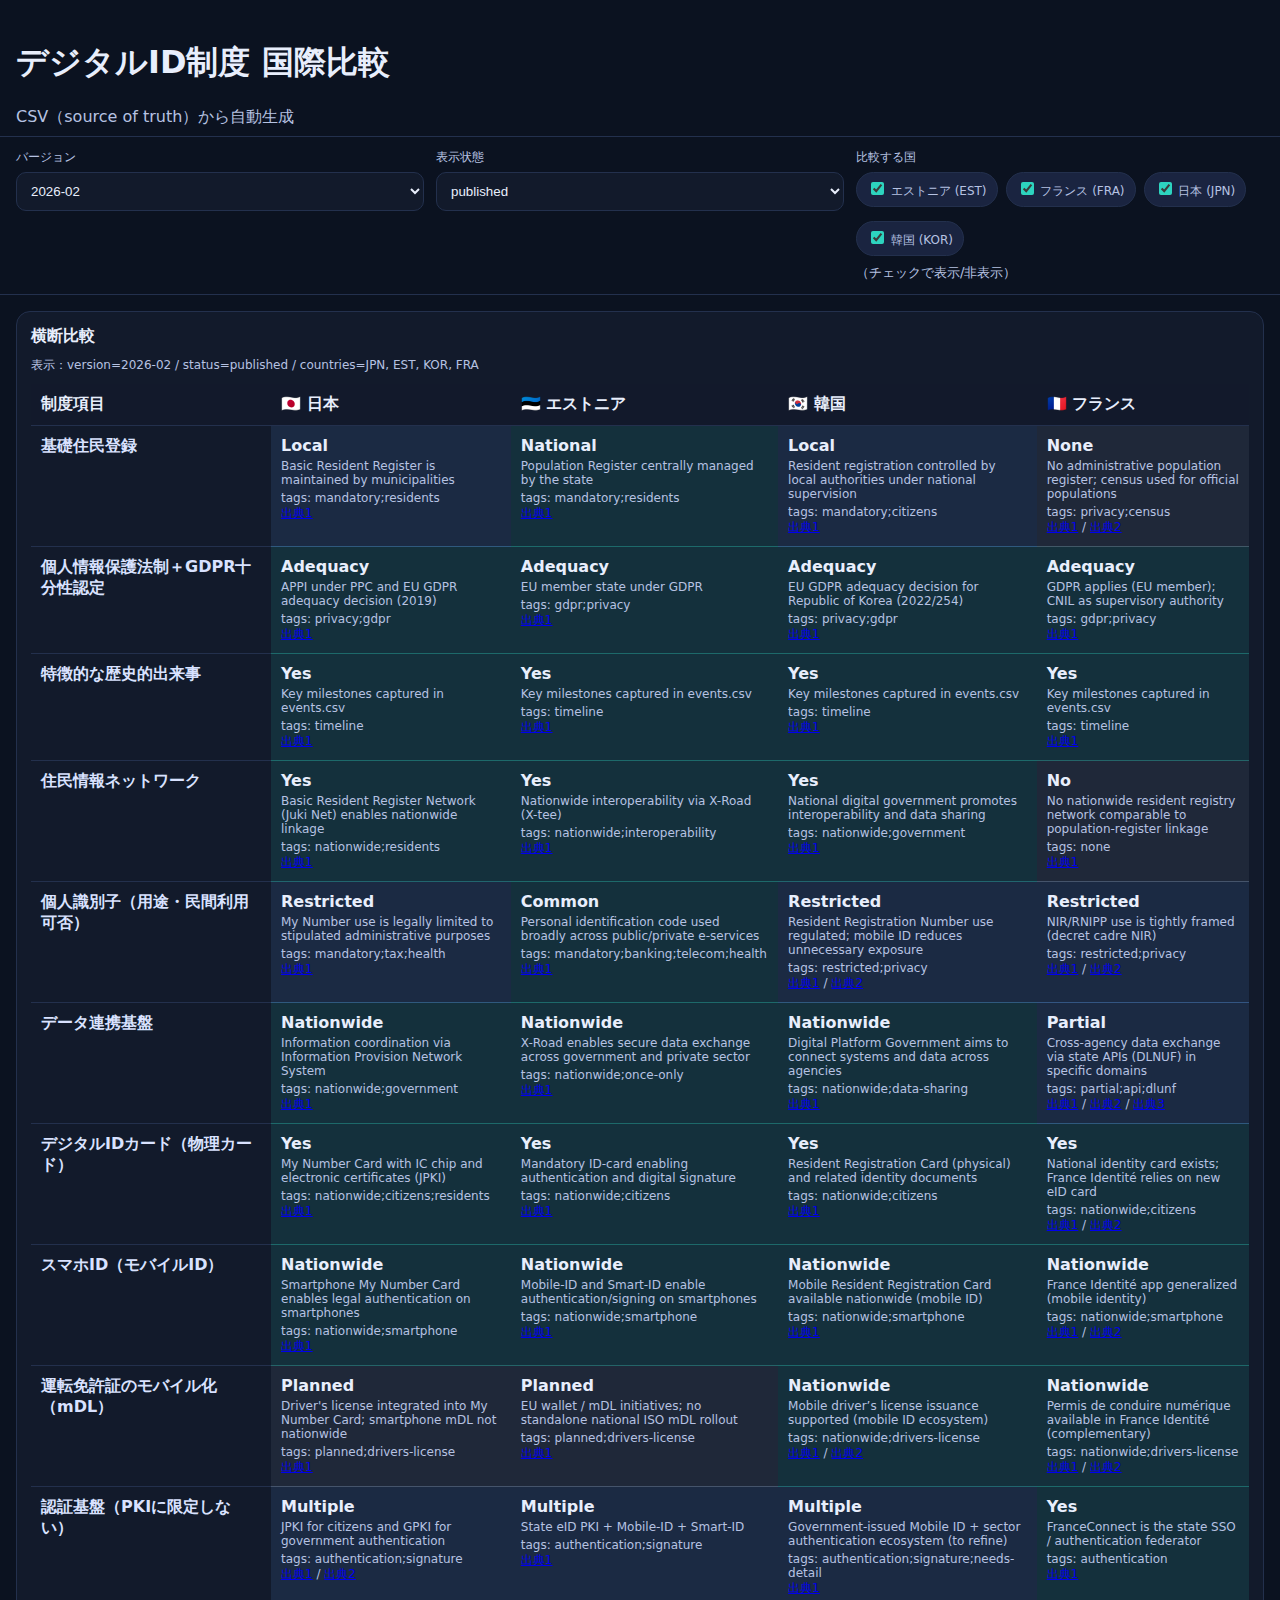
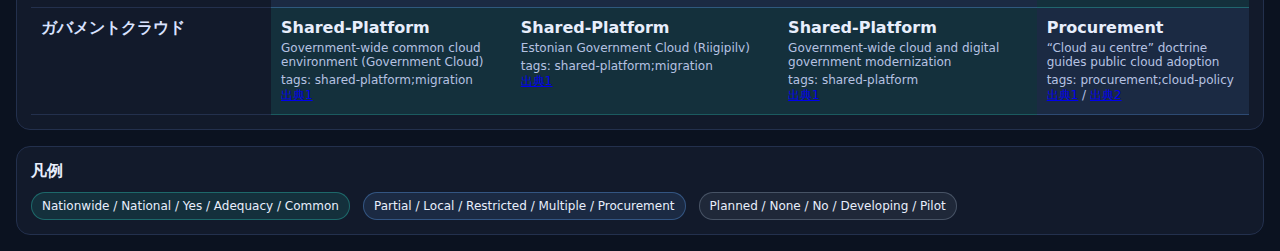
<file: web/index.html>
<!DOCTYPE html>
<html lang="ja">
<head>
  <meta charset="UTF-8" />
  <meta name="viewport" content="width=device-width,initial-scale=1" />
  <title>デジタルID制度 国際比較</title>
  <link rel="stylesheet" href="./styles.css" />
</head>
<body>
  <header class="header">
    <h1>デジタルID制度 国際比較</h1>
    <p class="subtitle">CSV（source of truth）から自動生成</p>
  </header>

  <section class="controls">
    <div class="control">
      <label for="versionSelect">バージョン</label>
      <select id="versionSelect"></select>
    </div>

    <div class="control">
      <label for="statusSelect">表示状態</label>
      <select id="statusSelect">
        <option value="published" selected>published</option>
        <option value="reviewed">reviewed</option>
        <option value="draft">draft</option>
      </select>
    </div>

    <div class="control">
      <label>比較する国</label>
      <div class="chips" id="countryChips"></div>
      <small class="help">（チェックで表示/非表示）</small>
    </div>
  </section>

  <main>
    <section class="card">
      <h2 class="card-title">横断比較</h2>
      <div id="meta" class="meta"></div>
      <div class="table-wrap">
        <table id="comparisonTable" class="comparison"></table>
      </div>
    </section>

    <section class="card">
      <h2 class="card-title">凡例</h2>
      <div class="legend">
        <span class="pill nationwide">Nationwide / National / Yes / Adequacy / Common</span>
        <span class="pill partial">Partial / Local / Restricted / Multiple / Procurement</span>
        <span class="pill planned">Planned / None / No / Developing / Pilot</span>
      </div>
    </section>
  </main>

  <script src="./app.js"></script>
</body>
</html>
</file>
<file: web/styles.css>
:root{
  --bg:#0b1220;
  --card:#121a2b;
  --text:#e8eefc;
  --muted:#b6c2e2;
  --line:#23304d;

  --ok:#2dd4bf;
  --mid:#60a5fa;
  --bad:#94a3b8;

  --chip:#1a2440;
}

*{box-sizing:border-box}
body{
  margin:0;
  font-family: system-ui, -apple-system, Segoe UI, Roboto, "Hiragino Kaku Gothic ProN", Meiryo, sans-serif;
  background:var(--bg);
  color:var(--text);
}

.header{
  padding:20px 16px 8px;
  border-bottom:1px solid var(--line);
}
.subtitle{color:var(--muted); margin:6px 0 0}
.help{color:var(--muted)}

.backlink{
  display:inline-block;
  margin-bottom:8px;
  color:var(--muted);
  text-decoration:none;
}
.backlink:hover{color:var(--text)}

.controls{
  display:grid;
  gap:12px;
  padding:12px 16px;
  border-bottom:1px solid var(--line);
  grid-template-columns: repeat(auto-fit, minmax(220px, 1fr));
}
.control label{display:block; color:var(--muted); font-size:12px; margin-bottom:6px}

select{
  width:100%;
  padding:10px;
  border-radius:10px;
  border:1px solid var(--line);
  background:var(--card);
  color:var(--text);
}

.chips{display:flex; flex-wrap:wrap; gap:8px}
.chip{
  background:var(--chip);
  border:1px solid var(--line);
  padding:6px 10px;
  border-radius:999px;
  display:flex;
  gap:8px;
  align-items:center;
  cursor:pointer;
  user-select:none;
}
.chip input{accent-color:var(--ok)}

main{padding:16px; display:grid; gap:16px}
.card{
  background:var(--card);
  border:1px solid var(--line);
  border-radius:14px;
  padding:14px;
}
.card-title{margin:0 0 10px; font-size:16px}
.meta{color:var(--muted); font-size:12px; margin-bottom:10px}

.table-wrap{overflow:auto}
table{border-collapse:collapse; width:100%; min-width:760px}
th, td{
  border-bottom:1px solid var(--line);
  padding:10px;
  text-align:left;
  vertical-align:top;
}
thead th{
  position:sticky;
  top:0;
  background:rgba(18,26,43,0.98);
  z-index:2;
}
tbody th{width:240px; color:#d9e2ff}

.cell{display:flex; flex-direction:column; gap:4px}
.value{font-weight:800}
.detail{color:var(--muted); font-size:12px}

.pill{
  display:inline-block;
  padding:6px 10px;
  border-radius:999px;
  border:1px solid var(--line);
  font-size:12px;
  margin-right:8px;
}

.nationwide{background:rgba(45,212,191,0.12); border-color:rgba(45,212,191,0.35)}
.partial{background:rgba(96,165,250,0.12); border-color:rgba(96,165,250,0.35)}
.planned{background:rgba(148,163,184,0.10); border-color:rgba(148,163,184,0.35)}

.countryLink{color:var(--text); text-decoration:none}
.countryLink:hover{text-decoration:underline}

.item{
  border:1px solid var(--line);
  border-radius:12px;
  padding:12px;
  margin-bottom:10px;
}
.item h3{margin:0 0 8px; font-size:14px}

.timeline{list-style:none; padding:0; margin:0}
.timeline li{
  border:1px solid var(--line);
  border-radius:12px;
  padding:12px;
  margin-bottom:10px;
}
.t-date{color:var(--muted); font-size:12px}
.t-title{font-weight:800; margin-top:4px}
.t-meta{color:var(--muted); font-size:12px; margin-top:4px}
.t-desc{margin-top:6px}
</file>
